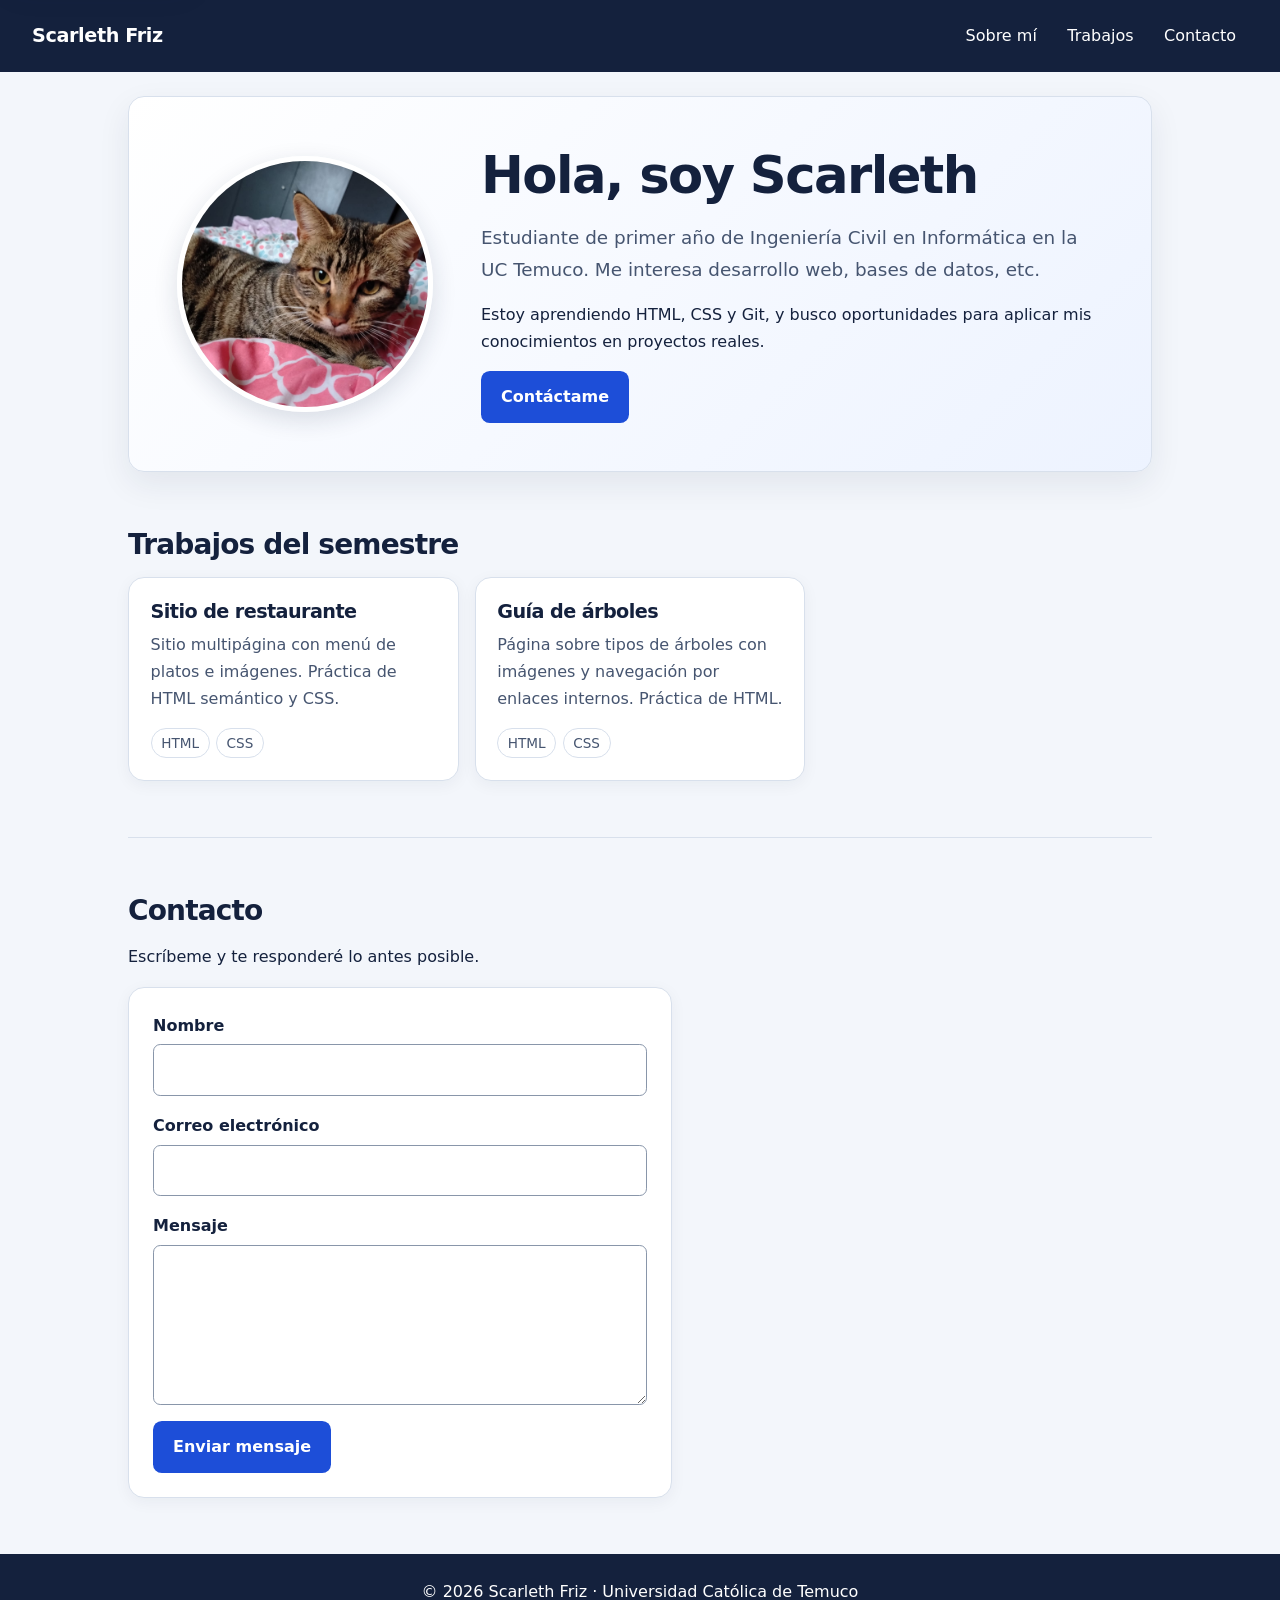
<file: index.html>
﻿<!DOCTYPE html>
<html lang="es">
<head>
  <meta charset="UTF-8">
  <meta name="viewport" content="width=device-width, initial-scale=1">
  <title>Scarleth Friz · Portafolio</title>
  <meta name="description" content="Portafolio de Scarleth Friz, estudiante de Ingeniería Civil en Informática.">
  <link rel="stylesheet" href="assets/CSS/Style.css">
</head>
<body>
  <!-- Accesibilidad: permite saltar el menú con el teclado (se ve al presionar Tab) -->
  <a class="saltar" href="#contenido">Saltar al contenido</a>

  <header class="cabecera">
    <p class="marca">Scarleth Friz</p>
    <nav aria-label="Navegación principal">
      <ul>
        <li><a href="#sobre-mi">Sobre mí</a></li>
        <li><a href="#trabajos">Trabajos</a></li>
        <li><a href="#contacto">Contacto</a></li>
      </ul>
    </nav>
  </header>

  <main id="contenido">

    <section id="sobre-mi" class="hero" aria-labelledby="titulo-sobre-mi">
      <figure>
        <img src="assets/img/IMG1.jpeg" alt="Foto de Scarleth" width="400" height="400">
      </figure>
      <article>
        <h1 id="titulo-sobre-mi">Hola, soy Scarleth</h1>
        <p class="lead">Estudiante de primer año de Ingeniería Civil en Informática en la UC Temuco. Me interesa desarrollo web, bases de datos, etc.</p>
        <p>Estoy aprendiendo HTML, CSS y Git, y busco oportunidades para aplicar mis conocimientos en proyectos reales.</p>
        <a class="boton" href="#contacto">Contáctame</a>
      </article>
    </section>

    <section id="trabajos" aria-labelledby="titulo-trabajos">
      <h2 id="titulo-trabajos">Trabajos del semestre</h2>
      <ul class="rejilla">
        <li><article class="tarjeta">
          <h3><a class="tarjeta-enlace" href="Proyectos/Proyecto2/index.html">Sitio de restaurante</a></h3>
          <p>Sitio multipágina con menú de platos e imágenes. Práctica de HTML semántico y CSS.</p>
          <ul class="etiquetas">
            <li>HTML</li>
            <li>CSS</li>
          </ul>
        </article></li>

        <li><article class="tarjeta">
          <h3><a class="tarjeta-enlace" href="Proyectos/Proyecto3/index.html">Guía de árboles</a></h3>
          <p>Página sobre tipos de árboles con imágenes y navegación por enlaces internos. Práctica de HTML.</p>
          <ul class="etiquetas">
            <li>HTML</li>
            <li>CSS</li>
          </ul>
        </article></li>
      </ul>
    </section>

    <section id="contacto" aria-labelledby="titulo-contacto">
      <h2 id="titulo-contacto">Contacto</h2>
      <p>Escríbeme y te responderé lo antes posible.</p>
      <!-- Cada campo tiene su <label> asociado con for/id (requisito de accesibilidad) -->
      <form action="mailto:tucorreo@ejemplo.com" method="post" enctype="text/plain">
        <p class="campo">
          <label for="nombre">Nombre</label>
          <input type="text" id="nombre" name="nombre" autocomplete="name" required>
        </p>
        <p class="campo">
          <label for="correo">Correo electrónico</label>
          <input type="email" id="correo" name="correo" autocomplete="email" required>
        </p>
        <p class="campo">
          <label for="mensaje">Mensaje</label>
          <textarea id="mensaje" name="mensaje" rows="5" required></textarea>
        </p>
        <button class="boton" type="submit">Enviar mensaje</button>
      </form>
    </section>
  </main>

  <footer class="pie">
    <p>© 2026 Scarleth Friz · Universidad Católica de Temuco</p>
  </footer>
</body>
</html>
</file>
<file: assets/CSS/Style.css>
/* ==========================================================
   Portafolio personal
   Mobile-first: móvil (base), tablet (768px) y escritorio (1024px)
   ========================================================== */

/* ---- Variables: colores, medidas y efectos reutilizables ---- */
:root {
  --tinta: #14213d;
  --fondo: #f3f6fb;
  --superficie: #fff;
  --acento: #1d4ed8;
  --acento-oscuro: #1e40af;
  --texto-suave: #465570;
  --borde: #d8e0ec;
  --ancho-max: 68rem;
  --radio: 1rem;
  --margen: clamp(1rem, 4vw, 2rem);   /* margen lateral que crece con la pantalla */
  --sombra: 0 12px 32px rgb(20 33 61 / 8%);
  --sombra-suave: 0 4px 16px rgb(20 33 61 / 5%);
  --t: 160ms ease;                    /* duración de las transiciones */
}

/* ---- Base y tipografía ---- */
*, *::before, *::after { box-sizing: border-box; }

html { scroll-behavior: smooth; }

body {
  margin: 0;
  background: var(--fondo);
  color: var(--tinta);
  font-family: system-ui, -apple-system, "Segoe UI", Roboto, Arial, sans-serif;
  line-height: 1.7;
}

img { display: block; max-width: 100%; height: auto; }

h1, h2, h3 {
  margin: 0 0 0.5rem;
  font-weight: 750;
  letter-spacing: -0.03em;
  line-height: 1.2;
}

h1 { font-size: clamp(2.25rem, 1.5rem + 3vw, 3.2rem); margin-bottom: 1rem; }  /* tamaño fluido */
h2 { font-size: 1.75rem; margin-bottom: 1rem; }
h3 { font-size: 1.2rem; }

p { margin: 0 0 1rem; }
.lead { color: var(--texto-suave); font-size: 1.15rem; }

a { color: var(--acento); text-underline-offset: 0.2em; }
a:hover { color: var(--acento-oscuro); }

/* ---- Accesibilidad: foco visible y enlace para saltar el menú ---- */
:focus-visible { outline: 3px solid var(--acento); outline-offset: 3px; }

.saltar {
  position: absolute;
  top: -4rem;
  left: 0.5rem;
  z-index: 10;
  padding: 0.5rem 1rem;
  border-radius: 0.5rem;
  background: var(--superficie);
  box-shadow: var(--sombra);
}
.saltar:focus { top: 0.5rem; }

/* ---- Cabecera y pie (comparten fondo y color) ---- */
.cabecera, .pie {
  padding: 1rem var(--margen);
  background: var(--tinta);
  color: #fff;
}

.cabecera { display: flex; flex-direction: column; gap: 0.75rem; }
.pie { padding-block: 1.5rem; text-align: center; }

.marca, .pie p { margin: 0; }
.marca { font-size: 1.2rem; font-weight: 750; letter-spacing: -0.02em; }

.cabecera ul { display: flex; flex-wrap: wrap; gap: 0.4rem; margin: 0; padding: 0; list-style: none; }

.cabecera a {
  display: inline-block;
  padding: 0.4rem 0.75rem;
  border-radius: 999px;
  color: #fff;
  text-decoration: none;
  transition: background-color var(--t);
}
.cabecera a:hover { background: rgb(255 255 255 / 14%); }
.cabecera :focus-visible { outline-color: #fff; }

/* ---- Contenido principal y secciones ---- */
main { max-width: var(--ancho-max); margin: 0 auto; padding-inline: var(--margen); }

main > section { padding-block: clamp(2.5rem, 5vw, 3.5rem); border-bottom: 1px solid var(--borde); }
main > section:last-child { border-bottom: 0; }

/* ---- Bloques con borde y esquinas redondeadas: hero, tarjetas y formulario ---- */
.hero, .tarjeta, form { border: 1px solid var(--borde); border-radius: var(--radio); }
.tarjeta, form { background: var(--superficie); box-shadow: var(--sombra-suave); }

/* Presentación principal */
.hero {
  display: grid;
  gap: clamp(1.5rem, 4vw, 3rem);
  align-items: center;
  margin-top: 1.5rem;
  padding: clamp(1.5rem, 4vw, 3rem);
  background: linear-gradient(135deg, #fff 0%, #edf3ff 100%);
  box-shadow: var(--sombra);
}

.hero figure { max-width: 16rem; margin: 0 auto; }

.hero img {
  aspect-ratio: 1;
  border: 5px solid #fff;
  border-radius: 50%;
  object-fit: cover;
  box-shadow: 0 8px 24px rgb(20 33 61 / 14%);
}

/* Botón de llamada a la acción */
.boton {
  display: inline-block;
  padding: 0.75rem 1.25rem;
  border: 0;
  border-radius: 0.55rem;
  background: var(--acento);
  color: #fff;
  font: inherit;
  font-weight: 650;
  text-align: center;
  text-decoration: none;
  cursor: pointer;
  transition: transform var(--t), background-color var(--t), box-shadow var(--t);
}
.boton:hover {
  transform: translateY(-2px);
  background: var(--acento-oscuro);
  color: #fff;
  box-shadow: 0 6px 16px rgb(29 78 216 / 22%);
}

/* ---- Trabajos: tarjetas completamente clicables ---- */
.rejilla { display: grid; gap: 1rem; margin: 0; padding: 0; list-style: none; }
.rejilla > li { min-width: 0; }

.tarjeta {
  position: relative;                 /* necesario para estirar el enlace */
  display: flex;
  flex-direction: column;
  align-items: flex-start;
  padding: 1.35rem;
  transition: transform 180ms ease, box-shadow 180ms ease;
}
.tarjeta:hover { transform: translateY(-4px); box-shadow: var(--sombra); }
.tarjeta:focus-within { outline: 3px solid var(--acento); outline-offset: 3px; }
.tarjeta p { flex-grow: 1; color: var(--texto-suave); }

.tarjeta-enlace { color: inherit; text-decoration: none; }
.tarjeta-enlace:hover { text-decoration: underline; }
.tarjeta-enlace:focus-visible { outline: none; }
.tarjeta-enlace::after { content: ""; position: absolute; inset: 0; border-radius: var(--radio); }  /* el enlace cubre toda la tarjeta */

.etiquetas { display: flex; flex-wrap: wrap; gap: 0.4rem; margin: 0; padding: 0; list-style: none; }
.etiquetas li { padding: 0.15rem 0.6rem; border: 1px solid var(--borde); border-radius: 999px; color: var(--texto-suave); font-size: 0.85rem; }

/* ---- Formulario de contacto ---- */
form { max-width: 34rem; padding: 1.5rem; }

.campo { display: grid; gap: 0.35rem; margin: 0 0 1rem; }
label { font-weight: 650; }

input, textarea {
  width: 100%;
  padding: 0.7rem 0.75rem;
  border: 1px solid #8996aa;
  border-radius: 0.45rem;
  background: var(--superficie);
  color: var(--tinta);
  font: inherit;
  transition: border-color var(--t), box-shadow var(--t);
}
input:focus, textarea:focus { border-color: var(--acento); outline: 0; box-shadow: 0 0 0 3px rgb(29 78 216 / 15%); }
textarea { resize: vertical; }

/* ==========================================================
   TABLET · desde 768px  (cambia el layout)
   ========================================================== */
@media (min-width: 768px) {
  .cabecera { flex-direction: row; align-items: center; justify-content: space-between; }
  .hero { grid-template-columns: 12rem 1fr; }
  .hero figure { margin: 0; }
  .rejilla { grid-template-columns: repeat(2, minmax(0, 1fr)); }
}

/* ==========================================================
   ESCRITORIO · desde 1024px  (cambia el layout)
   ========================================================== */
@media (min-width: 1024px) {
  .hero { grid-template-columns: 16rem 1fr; }
  .rejilla { grid-template-columns: repeat(3, minmax(0, 1fr)); }
}

/* ---- Respeta a quien prefiere menos animación ---- */
@media (prefers-reduced-motion: reduce) {
  *, *::before, *::after { scroll-behavior: auto !important; transition-duration: 0.01ms !important; }
}
</file>
